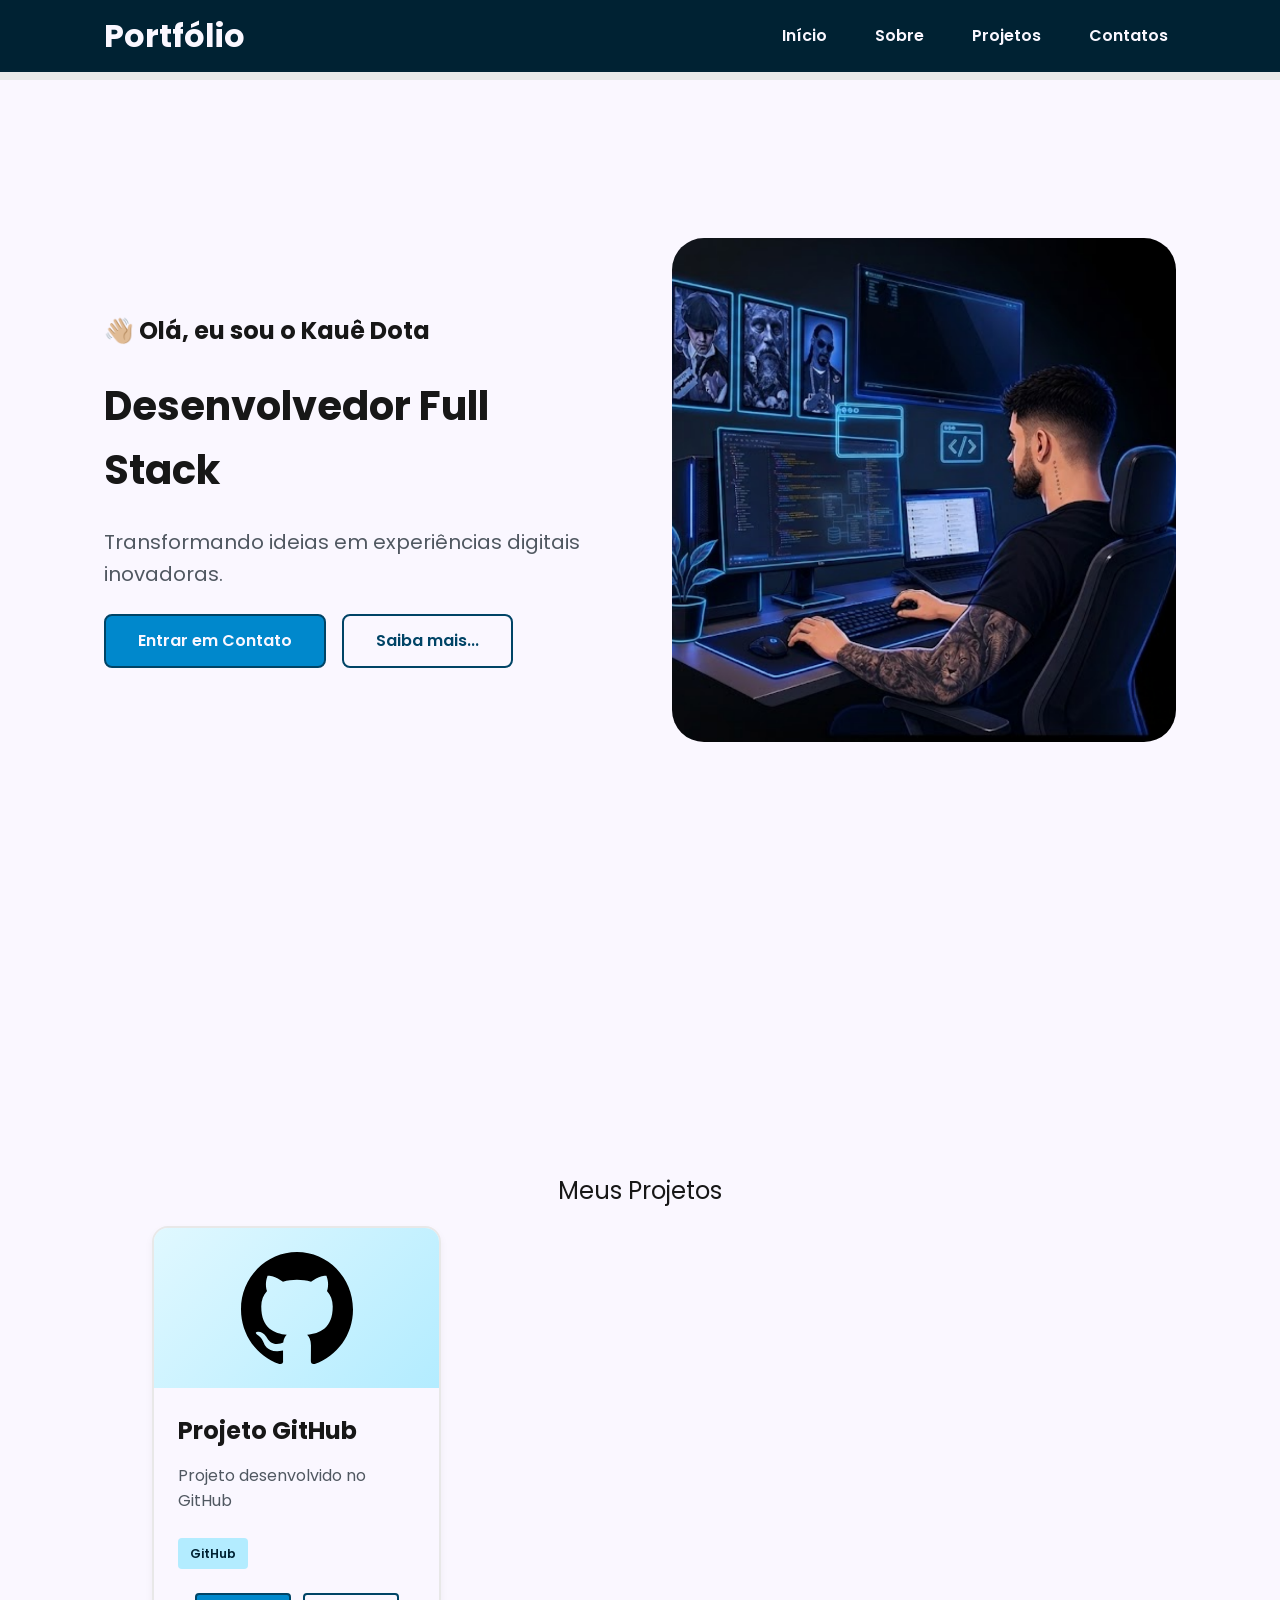
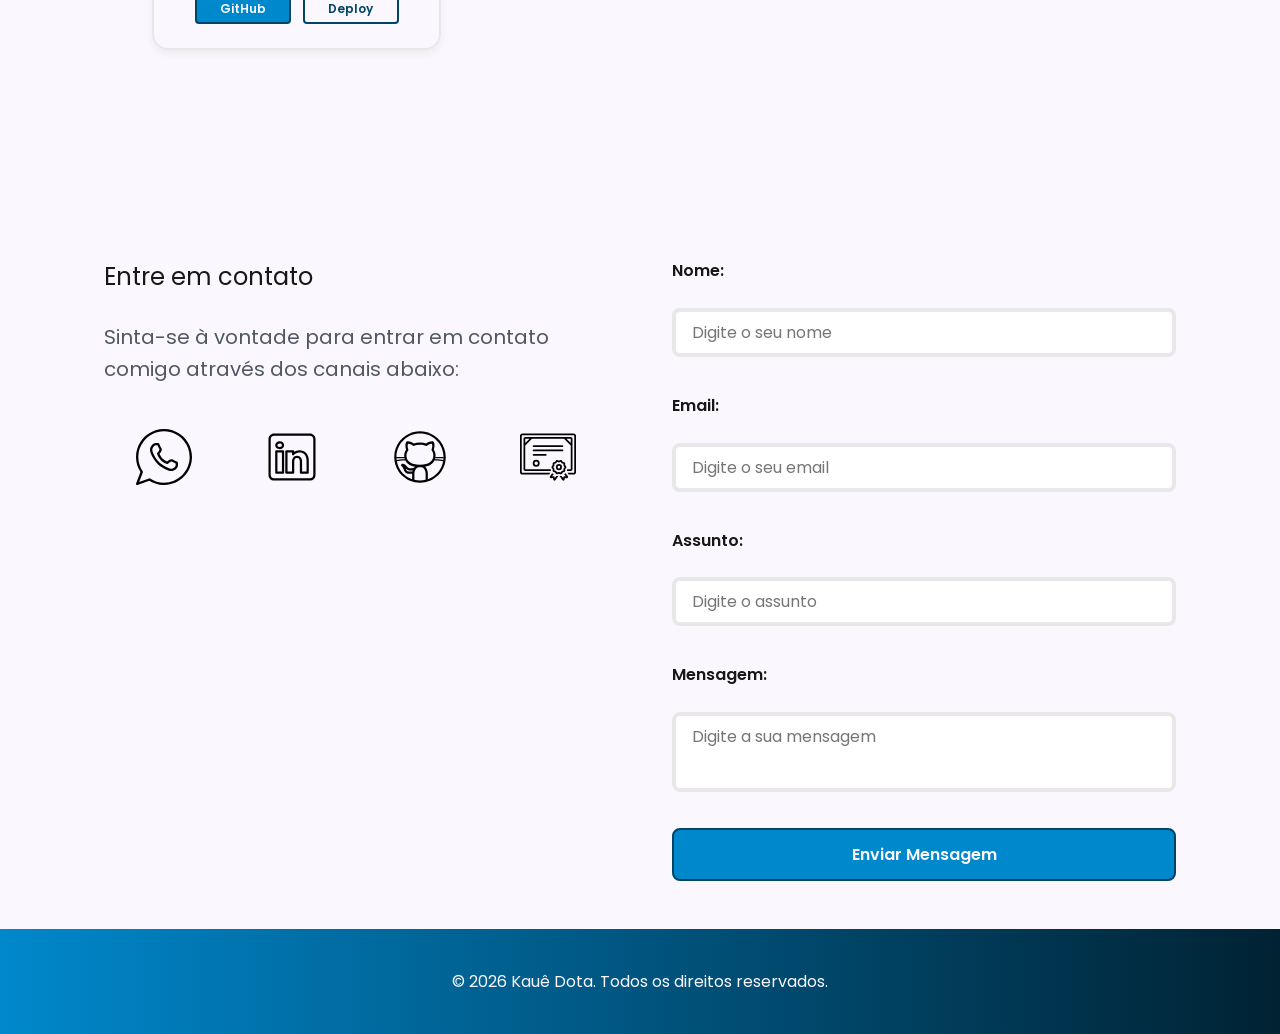
<file: index.html>
<!DOCTYPE html>
<html lang="pt-br">

<head>
    <!-- Fontes do Google -->
    <link rel="preconnect" href="https://fonts.googleapis.com">
    <link rel="preconnect" href="https://fonts.gstatic.com" crossorigin>

    <!-- Fonte do Google - Poppins -->
    <link href="https://fonts.googleapis.com/css2?family=Poppins&display=swap" rel="stylesheet">

    <meta charset="UTF-8">
    <meta name="viewport" content="width=device-width, initial-scale=1.0">

    <meta name="author" content="Kauê Dota">

    <meta name="description"
        content="Portfólio do Kauê Dota, desenvolvedor Full Stack especializado em criar experiências digitais.">

    <meta name="robots" content="index, follow">

    <link rel="icon" type="image/svg+xml" href="./assets/img/favicon.svg">

    <!-- SWIPER CSS -->
    <link rel="stylesheet" href="https://cdn.jsdelivr.net/npm/swiper@11/swiper-bundle.min.css">

    <!-- CSS principal da página -->
    <link rel="stylesheet" href="assets/css/styles.css">

    <title>Portfólio do Kauê Dota</title>
</head>

<body>
    <!-- Cabeçalho da Página -->
    <header>

        <div class="menu-content">

            <!-- Título do cabeçalho -->
            <a href="index.html" id="titulo">Portfólio</a>

            <!-- Menu de Navegação -->
            <nav>
                <ul class="menu-list">
                    <li><a href="#hero">Início</a></li>
                    <li><a href="#about">Sobre</a></li>
                    <li><a href="#projects">Projetos</a></li>
                    <li><a href="#contact">Contatos</a></li>
                </ul>
            </nav>

        </div>

    </header>

    <!-- Seção Principal da Página-->
    <main>

        <!-- Seção Hero -->
        <section id="hero" class="section-container hero-container">

            <!-- Boas Vindas -->
            <article class="hero-content">
                <span>👋🏼 Olá, eu sou o Kauê Dota </span>
                <h1>Desenvolvedor Full Stack</h1>
                <p>Transformando ideias em experiências digitais inovadoras.</p>

                <div class="buttons-container">
                    <a href="#contact" class="botao">Entrar em Contato</a>
                    <a href="#about" class="botao-outline">Saiba mais...</a>
                </div>
            </article>

            <!-- Imagem da Seção Hero -->
            <figure class="hero-image">
                <img src="./assets/img/foto_dev_man.png"
                    alt="Foto do autor do site, Kauê Dota, desenvolvedor Full Stack" class="float-animation">
            </figure>

        </section>

        <!-- Seção Sobre -->
        <section id="about" class="section-container about-container">



        </section>

        <!-- Seção Projetos -->
        <section id="projects" class="section-container projects-container">
            <h2>Meus Projetos</h2>

            <!-- Swiper Container -->
            <div class="swiper projects-swiper">

                <div class="swiper-wrapper">

                    <div class="swiper-slide">

                        <article class="project-card">

                            <!-- Ícone da Tecnologia padrão do projeto -->
                            <figure class="project-image">
                                <img src="./assets/icons/languages/github.svg" alt="Ícone do GitHub">
                            </figure>

                            <!-- Conteúdo do Projeto -->
                            <div class="project-content">

                                <h3>Projeto GitHub</h3>
                                <p>Projeto desenvolvido no GitHub</p>

                                <!-- Tags do Projeto -->
                                <div class="project-tags">
                                    <span class="tag">GitHub</span>
                                </div>

                                <!-- Links do Projeto -->
                                <div class="project-buttons">
                                    <a href="#" target="_blank" class="botao botao-sm">
                                        GitHub
                                    </a>
                                    <a href="#" target="_blank" class="botao-outline botao-sm">
                                        Deploy
                                    </a>
                                </div>

                            </div>

                        </article>

                    </div>

                </div>

                <!-- Botões de Navegação -->
                <div class="swiper-button-next"></div>
                <div class="swiper-button-prev"></div>

                <!-- Paginação -->
                <div class="swiper-pagination"></div>

            </div>
        </section>

        <!-- Seção Contato -->
        <section id="contact" class="section-container contact-container">

            <!-- Redes Sociais -->
            <article class="contact-info">

                <h2>Entre em contato</h2>
                <p>Sinta-se à vontade para entrar em contato comigo através dos canais abaixo:</p>

                <!-- Links das Redes Sociais -->
                <div class="social-container">

                    <a href="https://wa.me/5511964760423?text=Ol%C3%A1%20Kau%C3%AA%2C%20vi%20seu%20portf%C3%B3lio%20e%20gostaria%20de%20conversar%20sobre%20um%20projeto%21"
                        target="_blank" class="social-icon whatsapp" aria-label="WhatsApp">
                        <img src="./assets/icons/social/whatsapp.svg" alt="Link para o WhatsApp">
                    </a>

                    <a href="https://www.linkedin.com/in/kaue-dota/" target="_blank" class="social-icon"
                        aria-label="LinkedIn">
                        <img src="./assets/icons/social/linkedin.svg" alt="Link para o LinkedIn">
                    </a>

                    <a href="https://github.com/kauedota" target="_blank" class="social-icon" aria-label="GitHub">
                        <img src="./assets/icons/social/github.svg" alt="Link para o GitHub">
                    </a>

                    <a href="https://kauedota.github.io/portal-certificacoes-kaue/" target="_blank" class="social-icon"
                        aria-label="Certificado">
                        <img src="./assets/icons/social/certificate.svg" alt="Link para o Certificado">
                    </a>

                </div>
            </article>

            <!-- Formulário de Contato -->
            <form id="formulario" action="https://formsubmit.co/df148e7b4dabe34fb95dc9a07388fbae" method="POST">

                <input type="hidden" name="_next" value="https://kauedota.github.io/portfolio/sucess.html">
                <input type="hidden" name="_captcha" value="false">

                <label for="nome">Nome:</label>
                <input id="nome" name="nome" type="text" placeholder="Digite o seu nome" required>
                <span id="erro-nome"></span>

                <label for="email">Email:</label>
                <input id="email" name="email" type="text" placeholder="Digite o seu email" required>
                <span id="erro-email"></span>

                <label for="assunto">Assunto:</label>
                <input id="assunto" name="assunto" type="text" placeholder="Digite o assunto" required>
                <span id="erro-assunto"></span>

                <label for="mensagem">Mensagem:</label>
                <textarea id="mensagem" name="mensagem" placeholder="Digite a sua mensagem" required></textarea>
                <span id="erro-mensagem"></span>

                <button type="submit" class="botao">Enviar Mensagem</button>

            </form>

        </section>

    </main>

    <!-- Rodapé da Página -->
    <footer>
        <p>&copy; 2026 Kauê Dota. Todos os direitos reservados.</p>
    </footer>

    <!-- SWIPER JS -->
    <script src="https://cdn.jsdelivr.net/npm/swiper@11/swiper-bundle.min.js"></script>

    <!-- Script Principal da página -->
    <script src="./assets/js/script.js"></script>

</body>

</html>
</file>
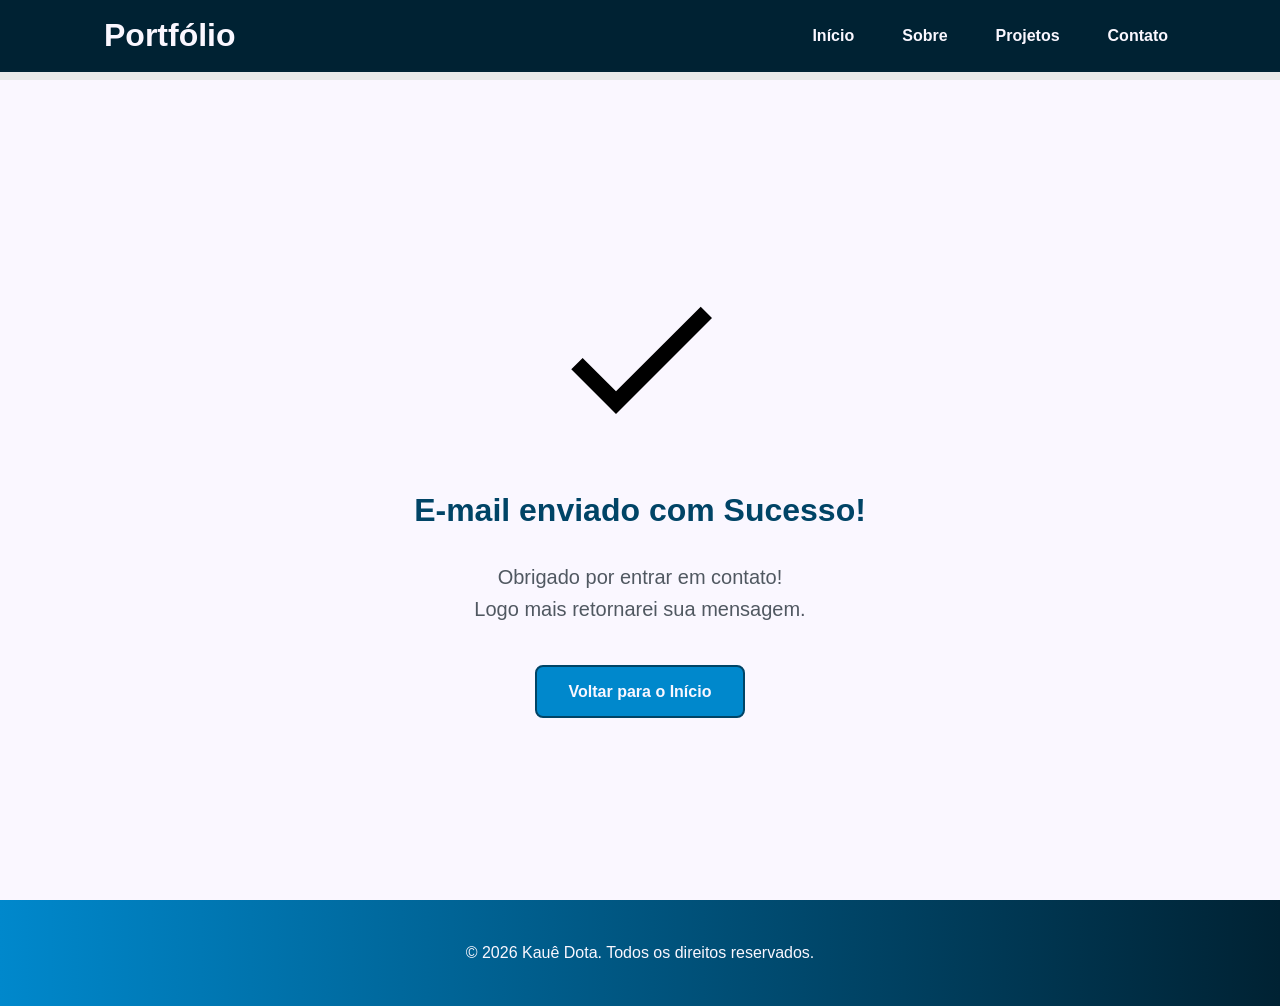
<file: sucess.html>
<!DOCTYPE html>
<html lang="pt-br">
<head>
<meta charset="UTF-8">
  <meta name="viewport" content="width=device-width, initial-scale=1.0">
  <meta name="author" content="Kauê Dota">
  <meta name ="description" content="Portfólio Pessoal do Kauê Dota, 
                desenvolvedor Full Stack especializado em criar experiências 
                digitais incríveis. Conheça meus projetos e entre em contato.">
  <meta name="robots" content="index, follow">

 <!-- CSS principal da página -->
    <link rel="stylesheet" href="assets/css/styles.css">

     <link rel="icon" type="image/svg+xml" href="./assets/img/favicon.svg">

  <title>Portfólio do Kauê Dota</title>
</head>

<body>

    <!-- Cabeçalho da Página (header) -->
    <header class="menu-container">
        <div class="menu-content">
            <a href="index.html" id="titulo">Portfólio</a>

            <nav>
                <ul class="menu-list">
                    <li><a href="index.html#hero">Início</a></li>
                    <li><a href="index.html#about">Sobre</a></li>
                    <li><a href="index.html#projects">Projetos</a></li>
                    <li><a href="index.html#contact">Contato</a></li>
                </ul>
            </nav>
        </div>
    </header>

    <!-- Seção Principal da Página (main) -->
    <main>
        
        <!-- Mensagem de Sucesso -->
        <section class="success-container">
            <article class="success-content">

                <figure class="success-icon">
                    <img src="./assets/img/success.svg" 
                        alt="Ilustração de sucesso" 
                        class="float-animation" width="20%"
                    >
                </figure>

                <h1>E-mail enviado com Sucesso!</h1>
                <h2>Obrigado por entrar em contato! <br> Logo mais retornarei sua mensagem.</h2>

                <a class="btn" href="index.html">Voltar para o Início</a>

            </article>
        </section>
        
    </main>

    <!-- Rodapé da Página (footer) -->
    <footer>
	    <p>&copy; 2026 Kauê Dota. Todos os direitos reservados.</p>
    </footer>

</body>

</html>
</file>
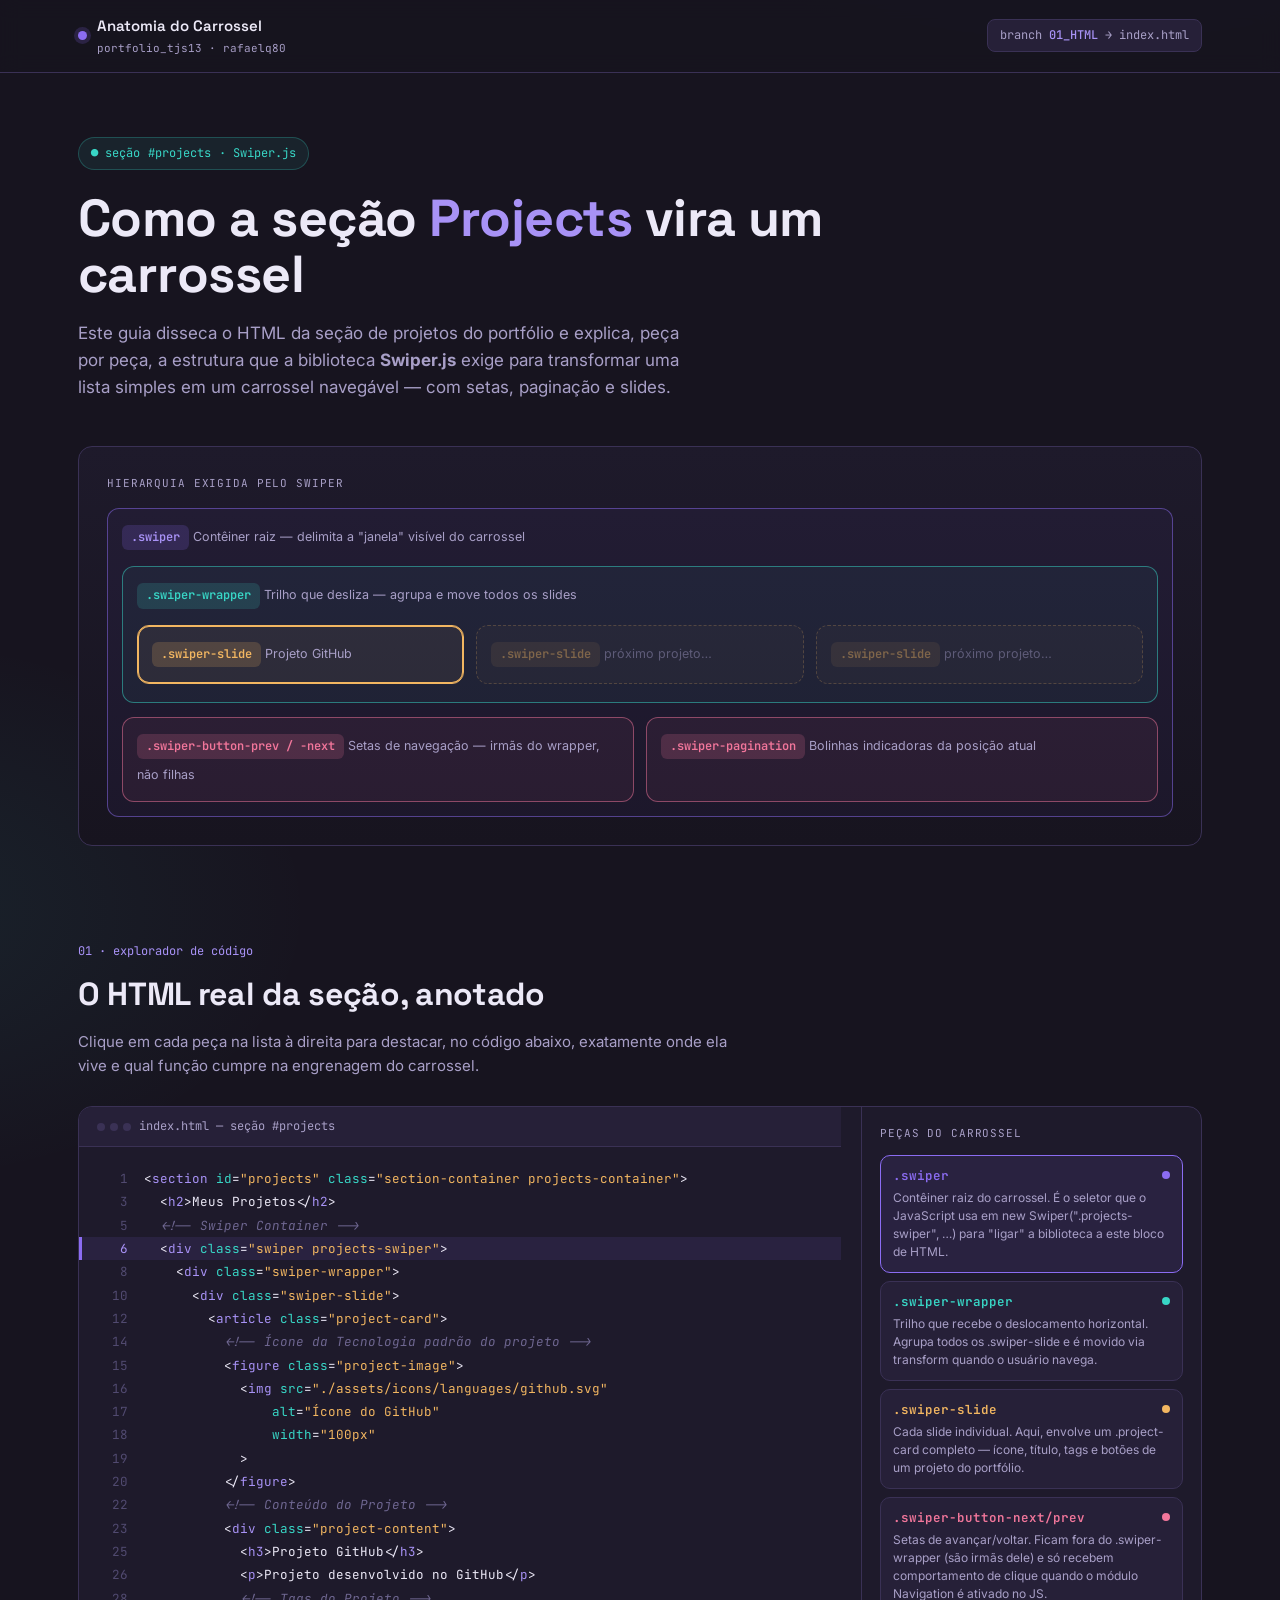
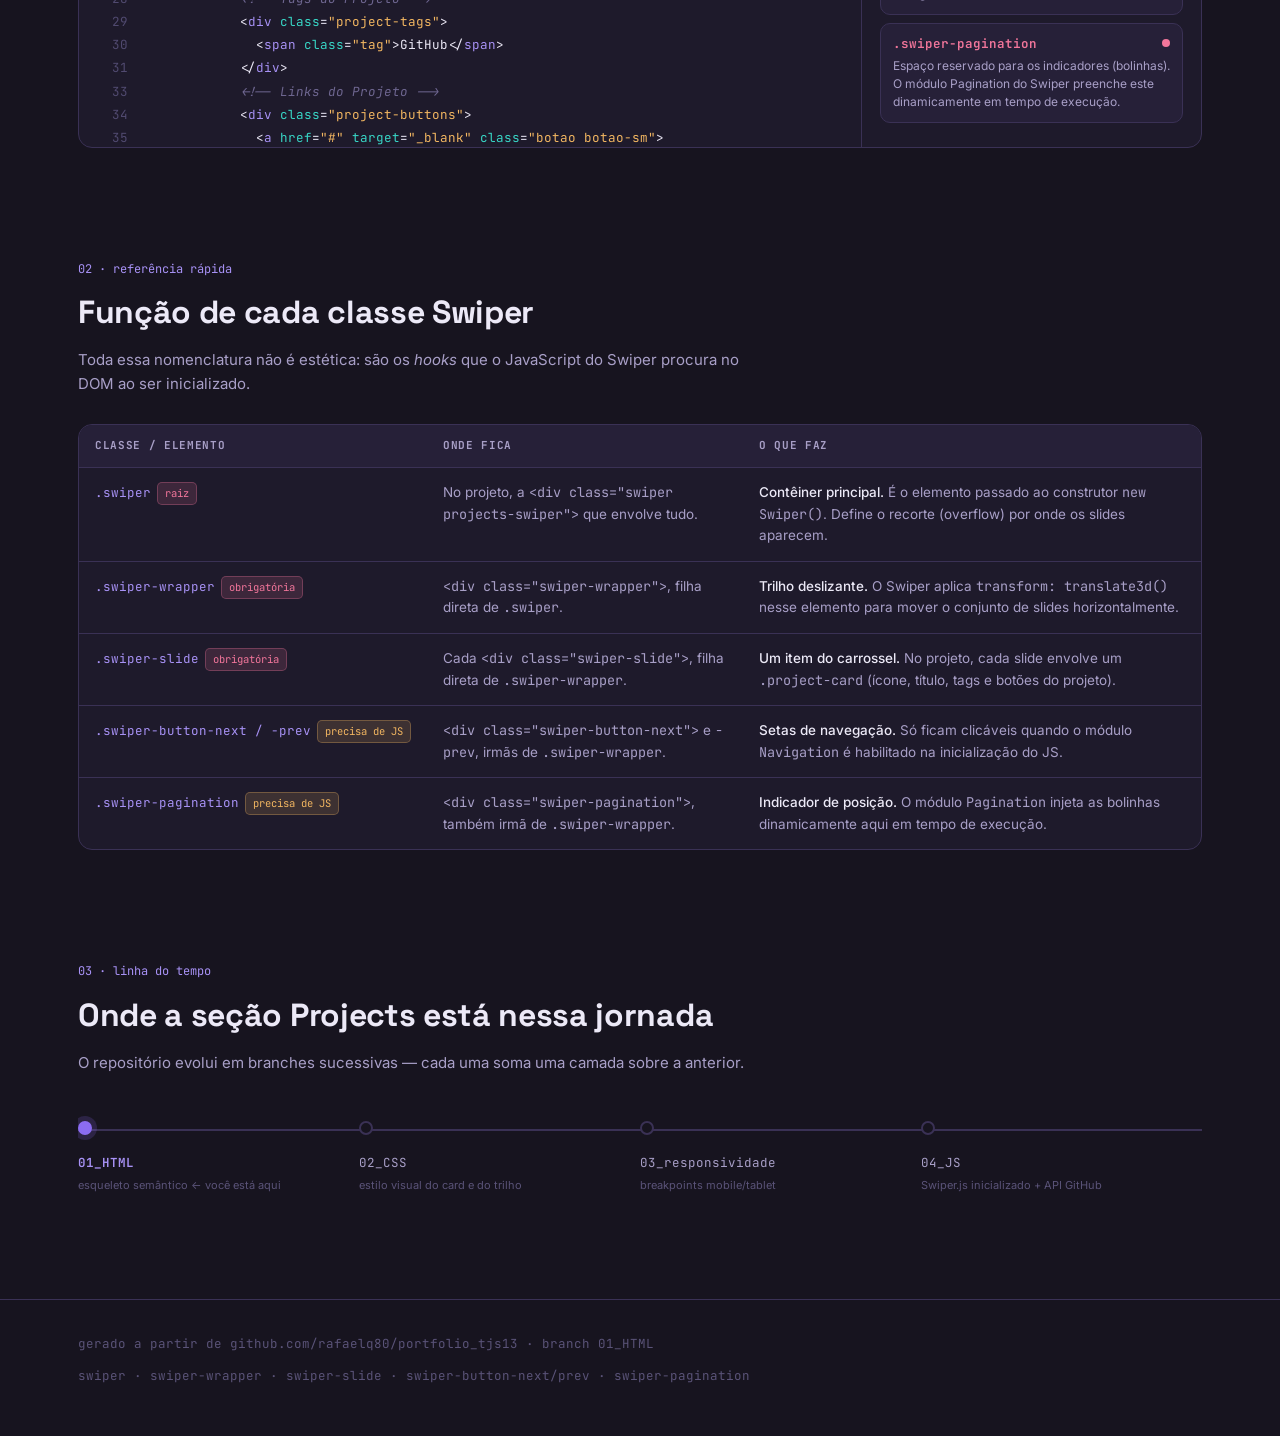
<file: assets/docs/swiper.html>
<!DOCTYPE html>
<html lang="pt-br">
<head>
<meta charset="UTF-8">
<meta name="viewport" content="width=device-width, initial-scale=1.0">
<title>Anatomia do Carrossel Swiper — Seção Projects</title>
<link rel="preconnect" href="https://fonts.googleapis.com">
<link rel="preconnect" href="https://fonts.gstatic.com" crossorigin>
<link href="https://fonts.googleapis.com/css2?family=Space+Grotesk:wght@500;600;700&family=Inter:wght@400;500;600&family=JetBrains+Mono:wght@400;500;600&display=swap" rel="stylesheet">
<style>
  :root{
    --bg: #17141f;
    --bg-soft: #1e1a2b;
    --surface: #262038;
    --surface-2: #2e2745;
    --line: #3a3155;
    --violet: #8b6cf2;
    --violet-soft: #a892f6;
    --slate: #8c86ab;
    --teal: #38d6c6;
    --amber: #f2b661;
    --rose: #f2769b;
    --text: #ece9f7;
    --text-dim: #a89fc7;
    --code-tag: #a892f6;
    --code-attr: #38d6c6;
    --code-str: #f2b661;
    --code-comment: #6e6690;
    --radius: 14px;
    --mono: 'JetBrains Mono', ui-monospace, monospace;
    --display: 'Space Grotesk', sans-serif;
    --body: 'Inter', sans-serif;
  }

  *{box-sizing:border-box;}
  html{scroll-behavior:smooth;}
  body{
    margin:0;
    background:
      radial-gradient(1000px 600px at 85% -10%, rgba(139,108,242,.16), transparent 60%),
      radial-gradient(800px 500px at -10% 30%, rgba(56,214,198,.08), transparent 55%),
      var(--bg);
    color:var(--text);
    font-family:var(--body);
    line-height:1.6;
    -webkit-font-smoothing:antialiased;
  }

  @media (prefers-reduced-motion: reduce){
    html{scroll-behavior:auto;}
    *{animation:none !important; transition:none !important;}
  }

  h1,h2,h3{font-family:var(--display); margin:0; letter-spacing:-.01em;}
  code, pre, .mono{font-family:var(--mono);}
  a{color:inherit;}

  .wrap{max-width:1180px; margin:0 auto; padding:0 28px;}

  /* ---------- TOPBAR ---------- */
  .topbar{
    position:sticky; top:0; z-index:50;
    backdrop-filter:blur(10px);
    background:rgba(23,20,31,.85);
    border-bottom:1px solid var(--line);
  }
  .topbar .wrap{display:flex; align-items:center; justify-content:space-between; padding:14px 28px;}
  .brand{display:flex; align-items:center; gap:10px; font-family:var(--display); font-weight:600; font-size:15px;}
  .brand .dot{width:9px; height:9px; border-radius:50%; background:var(--violet); box-shadow:0 0 0 4px rgba(139,108,242,.18);}
  .brand small{display:block; color:var(--text-dim); font-family:var(--mono); font-weight:400; font-size:11px; margin-top:2px;}
  .path{font-family:var(--mono); font-size:12px; color:var(--text-dim); background:var(--surface); padding:6px 12px; border-radius:8px; border:1px solid var(--line);}
  .path b{color:var(--violet-soft); font-weight:500;}

  /* ---------- HERO ---------- */
  .hero{padding:64px 0 40px;}
  .eyebrow{
    display:inline-flex; align-items:center; gap:8px;
    font-family:var(--mono); font-size:12px; color:var(--teal);
    background:rgba(56,214,198,.08); border:1px solid rgba(56,214,198,.25);
    padding:6px 12px; border-radius:999px; margin-bottom:20px;
  }
  .hero h1{font-size:clamp(32px,4.4vw,52px); line-height:1.08; max-width:780px;}
  .hero h1 span{color:var(--violet-soft);}
  .hero p.lead{max-width:620px; color:var(--text-dim); font-size:17px; margin-top:18px;}

  /* ---------- DIAGRAM (signature element) ---------- */
  .diagram{
    margin-top:44px; border:1px solid var(--line); border-radius:var(--radius);
    background:linear-gradient(180deg, var(--bg-soft), var(--bg));
    padding:28px; overflow-x:auto;
  }
  .diagram-label{font-family:var(--mono); font-size:11px; color:var(--text-dim); margin-bottom:16px; text-transform:uppercase; letter-spacing:.08em;}
  .stack{min-width:640px;}
  .box{border-radius:12px; border:1.5px solid; padding:14px; position:relative; transition:transform .18s ease, box-shadow .18s ease;}
  .box:hover{transform:translateY(-2px);}
  .box .tag{
    font-family:var(--mono); font-size:12px; font-weight:600; display:inline-flex; align-items:center; gap:6px;
    padding:3px 9px; border-radius:6px; margin-bottom:2px;
  }
  .box .desc{font-size:12.5px; color:var(--text-dim); margin-top:4px;}
  .box.swiper{border-color:rgba(139,108,242,.5); background:rgba(139,108,242,.05);}
  .box.swiper > .tag{background:rgba(139,108,242,.18); color:var(--violet-soft);}
  .box.wrapper{border-color:rgba(56,214,198,.5); background:rgba(56,214,198,.05); margin-top:14px;}
  .box.wrapper > .tag{background:rgba(56,214,198,.16); color:var(--teal);}
  .slides-row{display:flex; gap:12px; margin-top:14px; overflow-x:auto; padding-bottom:4px;}
  .box.slide{border-color:rgba(242,182,97,.5); background:rgba(242,182,97,.06); min-width:150px; flex:1;}
  .box.slide > .tag{background:rgba(242,182,97,.18); color:var(--amber);}
  .box.slide.active-repo{border-color:var(--amber); box-shadow:0 0 0 1px var(--amber) inset;}
  .box.slide.ghost{opacity:.45; border-style:dashed;}
  .siblings-row{display:flex; gap:12px; margin-top:14px;}
  .box.nav{border-color:rgba(242,118,155,.5); background:rgba(242,118,155,.06); flex:1;}
  .box.nav > .tag{background:rgba(242,118,155,.18); color:var(--rose);}
  .box.pagination{border-color:rgba(242,118,155,.5); background:rgba(242,118,155,.06); flex:1;}
  .box.pagination > .tag{background:rgba(242,118,155,.18); color:var(--rose);}

  /* ---------- SECTION HEADERS ---------- */
  .section{padding:56px 0;}
  .section-head{margin-bottom:28px; max-width:680px;}
  .section-head .kicker{font-family:var(--mono); font-size:12px; color:var(--violet-soft); margin-bottom:8px;}
  .section-head h2{font-size:clamp(24px,3vw,32px);}
  .section-head p{color:var(--text-dim); margin-top:10px; font-size:15px;}

  /* ---------- EXPLORER (interactive signature) ---------- */
  .explorer{
    display:grid; grid-template-columns:1fr 340px; gap:20px;
    border:1px solid var(--line); border-radius:var(--radius); overflow:hidden;
    background:var(--bg-soft);
  }
  @media (max-width:880px){ .explorer{grid-template-columns:1fr;} }

  .code-pane{padding:0; overflow:auto; max-height:640px;}
  .code-pane .file-tab{
    display:flex; align-items:center; gap:8px; padding:10px 18px; font-family:var(--mono); font-size:12px;
    color:var(--text-dim); border-bottom:1px solid var(--line); background:var(--surface); position:sticky; top:0;
  }
  .file-tab .dots{display:flex; gap:5px;}
  .file-tab .dots span{width:8px; height:8px; border-radius:50%; background:var(--line);}
  pre.code{margin:0; padding:20px 0; font-size:12.6px; line-height:1.85;}
  .line{display:flex; padding:0 18px; border-left:3px solid transparent; cursor:default; white-space:pre;}
  .line .ln{width:28px; flex:none; color:#514a70; user-select:none; text-align:right; margin-right:16px;}
  .line .code-text{white-space:pre-wrap; word-break:break-word;}
  .line.hl{background:rgba(139,108,242,.1); border-left-color:var(--violet);}
  .line.hl .ln{color:var(--violet-soft);}
  .tk-tag{color:var(--code-tag);}
  .tk-attr{color:var(--code-attr);}
  .tk-str{color:var(--code-str);}
  .tk-comment{color:var(--code-comment); font-style:italic;}
  .tk-punc{color:#7a7396;}

  .legend{border-left:1px solid var(--line); padding:18px; overflow:auto; max-height:640px;}
  .legend-title{font-family:var(--mono); font-size:11px; text-transform:uppercase; letter-spacing:.08em; color:var(--text-dim); margin-bottom:12px;}
  .chip{
    display:block; width:100%; text-align:left; background:var(--surface); border:1px solid var(--line);
    border-radius:10px; padding:11px 12px; margin-bottom:8px; cursor:pointer; color:var(--text);
    font-family:var(--body); font-size:13px; transition:border-color .15s ease, background .15s ease;
  }
  .chip .chip-top{display:flex; align-items:center; justify-content:space-between; gap:8px;}
  .chip .chip-name{font-family:var(--mono); font-size:12.5px; font-weight:600;}
  .chip .chip-fn{display:block; margin-top:5px; color:var(--text-dim); font-size:12px; line-height:1.5;}
  .chip.active{border-color:var(--violet); background:rgba(139,108,242,.1);}
  .chip.active .chip-name{color:var(--violet-soft);}
  .chip .swatch{width:8px; height:8px; border-radius:50%; flex:none;}

  /* ---------- TABLE ---------- */
  .table-card{border:1px solid var(--line); border-radius:var(--radius); overflow:hidden; background:var(--bg-soft);}
  table{width:100%; border-collapse:collapse; font-size:13.5px;}
  thead th{
    text-align:left; font-family:var(--mono); font-size:11px; text-transform:uppercase; letter-spacing:.06em;
    color:var(--text-dim); background:var(--surface); padding:12px 16px; border-bottom:1px solid var(--line);
  }
  tbody td{padding:14px 16px; border-bottom:1px solid var(--line); vertical-align:top; color:var(--text-dim);}
  tbody tr:last-child td{border-bottom:none;}
  tbody td.cls{font-family:var(--mono); color:var(--violet-soft); font-size:12.5px; white-space:nowrap;}
  tbody td strong{color:var(--text); font-weight:500;}
  .badge{display:inline-block; font-family:var(--mono); font-size:10.5px; padding:2px 7px; border-radius:5px; margin-left:6px;}
  .badge.required{background:rgba(242,118,155,.15); color:var(--rose); border:1px solid rgba(242,118,155,.3);}
  .badge.needs-js{background:rgba(242,182,97,.15); color:var(--amber); border:1px solid rgba(242,182,97,.3);}

  /* ---------- CALLOUT ---------- */
  .callout{
    display:flex; gap:14px; border:1px solid rgba(242,182,97,.35); background:rgba(242,182,97,.06);
    border-radius:var(--radius); padding:20px 22px; margin-top:20px;
  }
  .callout .icon{font-size:20px; flex:none; margin-top:2px;}
  .callout h3{font-size:15px; margin-bottom:6px; color:var(--amber); font-family:var(--body); font-weight:600;}
  .callout p{margin:0; color:var(--text-dim); font-size:13.5px;}
  .callout code{background:var(--surface); padding:1px 6px; border-radius:4px; color:var(--code-str); font-size:12px;}

  .callout.bug{border-color:rgba(139,108,242,.35); background:rgba(139,108,242,.06);}
  .callout.bug h3{color:var(--violet-soft);}

  /* ---------- ROADMAP ---------- */
  .roadmap{display:flex; gap:0; margin-top:8px; overflow-x:auto;}
  .stop{flex:1; min-width:150px; position:relative; padding:18px 16px 18px 0;}
  .stop::before{content:""; position:absolute; top:26px; left:0; right:-0px; height:2px; background:var(--line);}
  .stop:first-child::before{left:0;}
  .stop .node{
    width:14px; height:14px; border-radius:50%; background:var(--bg); border:2px solid var(--line);
    position:relative; z-index:2; margin-bottom:14px;
  }
  .stop.current .node{border-color:var(--violet); background:var(--violet); box-shadow:0 0 0 5px rgba(139,108,242,.18);}
  .stop .name{font-family:var(--mono); font-size:12.5px; color:var(--text-dim);}
  .stop.current .name{color:var(--violet-soft); font-weight:600;}
  .stop .tag2{display:block; font-size:11px; color:#5a5378; margin-top:3px;}

  footer{border-top:1px solid var(--line); padding:34px 0 50px; margin-top:30px;}
  footer .wrap{display:flex; justify-content:space-between; align-items:center; flex-wrap:wrap; gap:12px;}
  footer p{margin:0; color:#5a5378; font-size:12.5px; font-family:var(--mono);}

  ::selection{background:rgba(139,108,242,.35);}
  ::-webkit-scrollbar{height:8px; width:8px;}
  ::-webkit-scrollbar-thumb{background:var(--line); border-radius:8px;}
</style>
</head>
<body>

  <div class="topbar">
    <div class="wrap">
      <div class="brand">
        <span class="dot"></span>
        <div>
          Anatomia do Carrossel
          <small>portfolio_tjs13 · rafaelq80</small>
        </div>
      </div>
      <div class="path">branch <b>01_HTML</b> → <span id="pathFile">index.html</span></div>
    </div>
  </div>

  <header class="hero">
    <div class="wrap">
      <span class="eyebrow">● seção <code>#projects</code> · Swiper.js</span>
      <h1>Como a seção <span>Projects</span> vira um carrossel</h1>
      <p class="lead">Este guia disseca o HTML da seção de projetos do portfólio e explica, peça por peça, a estrutura que a biblioteca <strong>Swiper.js</strong> exige para transformar uma lista simples em um carrossel navegável — com setas, paginação e slides.</p>

      <div class="diagram">
        <div class="diagram-label">Hierarquia exigida pelo Swiper</div>
        <div class="stack">
          <div class="box swiper">
            <span class="tag">.swiper</span>
            <span class="desc">Contêiner raiz — delimita a "janela" visível do carrossel</span>

            <div class="box wrapper">
              <span class="tag">.swiper-wrapper</span>
              <span class="desc">Trilho que desliza — agrupa e move todos os slides</span>

              <div class="slides-row">
                <div class="box slide active-repo">
                  <span class="tag">.swiper-slide</span>
                  <span class="desc">Projeto GitHub</span>
                </div>
                <div class="box slide ghost">
                  <span class="tag">.swiper-slide</span>
                  <span class="desc">próximo projeto…</span>
                </div>
                <div class="box slide ghost">
                  <span class="tag">.swiper-slide</span>
                  <span class="desc">próximo projeto…</span>
                </div>
              </div>
            </div>

            <div class="siblings-row">
              <div class="box nav">
                <span class="tag">.swiper-button-prev / -next</span>
                <span class="desc">Setas de navegação — irmãs do wrapper, não filhas</span>
              </div>
              <div class="box pagination">
                <span class="tag">.swiper-pagination</span>
                <span class="desc">Bolinhas indicadoras da posição atual</span>
              </div>
            </div>
          </div>
        </div>
      </div>
    </div>
  </header>

  <section class="section">
    <div class="wrap">
      <div class="section-head">
        <div class="kicker">01 · explorador de código</div>
        <h2>O HTML real da seção, anotado</h2>
        <p>Clique em cada peça na lista à direita para destacar, no código abaixo, exatamente onde ela vive e qual função cumpre na engrenagem do carrossel.</p>
      </div>

      <div class="explorer">
        <div class="code-pane">
          <div class="file-tab">
            <span class="dots"><span></span><span></span><span></span></span>
            index.html — seção #projects
          </div>
          <pre class="code" id="codeBlock"></pre>
        </div>
        <div class="legend">
          <div class="legend-title">Peças do carrossel</div>
          <div id="chipList"></div>
        </div>
      </div>
    </div>
  </section>

  <section class="section">
    <div class="wrap">
      <div class="section-head">
        <div class="kicker">02 · referência rápida</div>
        <h2>Função de cada classe Swiper</h2>
        <p>Toda essa nomenclatura não é estética: são os <em>hooks</em> que o JavaScript do Swiper procura no DOM ao ser inicializado.</p>
      </div>

      <div class="table-card">
        <table>
          <thead>
            <tr><th>Classe / elemento</th><th>Onde fica</th><th>O que faz</th></tr>
          </thead>
          <tbody>
            <tr>
              <td class="cls">.swiper<span class="badge required">raiz</span></td>
              <td>No projeto, a <code>&lt;div class="swiper projects-swiper"&gt;</code> que envolve tudo.</td>
              <td><strong>Contêiner principal.</strong> É o elemento passado ao construtor <code>new Swiper()</code>. Define o recorte (overflow) por onde os slides aparecem.</td>
            </tr>
            <tr>
              <td class="cls">.swiper-wrapper<span class="badge required">obrigatória</span></td>
              <td><code>&lt;div class="swiper-wrapper"&gt;</code>, filha direta de <code>.swiper</code>.</td>
              <td><strong>Trilho deslizante.</strong> O Swiper aplica <code>transform: translate3d()</code> nesse elemento para mover o conjunto de slides horizontalmente.</td>
            </tr>
            <tr>
              <td class="cls">.swiper-slide<span class="badge required">obrigatória</span></td>
              <td>Cada <code>&lt;div class="swiper-slide"&gt;</code>, filha direta de <code>.swiper-wrapper</code>.</td>
              <td><strong>Um item do carrossel.</strong> No projeto, cada slide envolve um <code>.project-card</code> (ícone, título, tags e botões do projeto).</td>
            </tr>
            <tr>
              <td class="cls">.swiper-button-next / -prev<span class="badge needs-js">precisa de JS</span></td>
              <td><code>&lt;div class="swiper-button-next"&gt;</code> e <code>-prev</code>, irmãs de <code>.swiper-wrapper</code>.</td>
              <td><strong>Setas de navegação.</strong> Só ficam clicáveis quando o módulo <code>Navigation</code> é habilitado na inicialização do JS.</td>
            </tr>
            <tr>
              <td class="cls">.swiper-pagination<span class="badge needs-js">precisa de JS</span></td>
              <td><code>&lt;div class="swiper-pagination"&gt;</code>, também irmã de <code>.swiper-wrapper</code>.</td>
              <td><strong>Indicador de posição.</strong> O módulo <code>Pagination</code> injeta as bolinhas dinamicamente aqui em tempo de execução.</td>
            </tr>
          </tbody>
        </table>
      </div>

    </div>
  </section>

  <section class="section">
    <div class="wrap">
      <div class="section-head">
        <div class="kicker">03 · linha do tempo</div>
        <h2>Onde a seção Projects está nessa jornada</h2>
        <p>O repositório evolui em branches sucessivas — cada uma soma uma camada sobre a anterior.</p>
      </div>
      <div class="roadmap">
        <div class="stop current"><div class="node"></div><span class="name">01_HTML</span><span class="tag2">esqueleto semântico ← você está aqui</span></div>
        <div class="stop"><div class="node"></div><span class="name">02_CSS</span><span class="tag2">estilo visual do card e do trilho</span></div>
        <div class="stop"><div class="node"></div><span class="name">03_responsividade</span><span class="tag2">breakpoints mobile/tablet</span></div>
        <div class="stop"><div class="node"></div><span class="name">04_JS</span><span class="tag2">Swiper.js inicializado + API GitHub</span></div>
      </div>
    </div>
  </section>

  <footer>
    <div class="wrap">
      <p>gerado a partir de github.com/rafaelq80/portfolio_tjs13 · branch 01_HTML</p>
      <p>swiper · swiper-wrapper · swiper-slide · swiper-button-next/prev · swiper-pagination</p>
    </div>
  </footer>

<script>
(function(){
  // Código real da seção #projects, tokenizado em spans para o painel de anotação.
  // Cada linha carrega um data-part opcional que a liga a um chip da legenda.
  const lines = [
    {t:'&lt;section id="projects" class="section-container projects-container"&gt;', part:null},
    {t:'', part:null},
    {t:'  &lt;h2&gt;Meus Projetos&lt;/h2&gt;', part:null},
    {t:'', part:null},
    {t:'  &lt;!-- Swiper Container --&gt;', part:null, comment:true},
    {t:'  &lt;div class="swiper projects-swiper"&gt;', part:'swiper'},
    {t:'', part:'swiper'},
    {t:'    &lt;div class="swiper-wrapper"&gt;', part:'wrapper'},
    {t:'', part:'wrapper'},
    {t:'      &lt;div class="swiper-slide"&gt;', part:'slide'},
    {t:'', part:'slide'},
    {t:'        &lt;article class="project-card"&gt;', part:'slide'},
    {t:'', part:'slide'},
    {t:'          &lt;!-- Ícone da Tecnologia padrão do projeto --&gt;', part:'slide', comment:true},
    {t:'          &lt;figure class="project-image"&gt;', part:'slide'},
    {t:'            &lt;img src="./assets/icons/languages/github.svg"', part:'slide'},
    {t:'                alt="Ícone do GitHub"', part:'slide'},
    {t:'                width="100px"', part:'slide'},
    {t:'            &gt;', part:'slide'},
    {t:'          &lt;/figure&gt;', part:'slide'},
    {t:'', part:'slide'},
    {t:'          &lt;!-- Conteúdo do Projeto --&gt;', part:'slide', comment:true},
    {t:'          &lt;div class="project-content"&gt;', part:'slide'},
    {t:'', part:'slide'},
    {t:'            &lt;h3&gt;Projeto GitHub&lt;/h3&gt;', part:'slide'},
    {t:'            &lt;p&gt;Projeto desenvolvido no GitHub&lt;/p&gt;', part:'slide'},
    {t:'', part:'slide'},
    {t:'            &lt;!-- Tags do Projeto --&gt;', part:'slide', comment:true},
    {t:'            &lt;div class="project-tags"&gt;', part:'slide'},
    {t:'              &lt;span class="tag"&gt;GitHub&lt;/span&gt;', part:'slide'},
    {t:'            &lt;/div&gt;', part:'slide'},
    {t:'', part:'slide'},
    {t:'            &lt;!-- Links do Projeto --&gt;', part:'slide', comment:true},
    {t:'            &lt;div class="project-buttons"&gt;', part:'slide'},
    {t:'              &lt;a href="#" target="_blank" class="botao botao-sm"&gt;', part:'slide'},
    {t:'                GitHub', part:'slide'},
    {t:'              &lt;/a&gt;', part:'slide'},
    {t:'              &lt;a href="#" target="_blank" class="botao-outline botao-sm"&gt;', part:'slide'},
    {t:'                Deploy', part:'slide'},
    {t:'              &lt;/a&gt;', part:'slide'},
    {t:'            &lt;/div&gt;', part:'slide'},
    {t:'', part:'slide'},
    {t:'          &lt;/div&gt;', part:'slide'},
    {t:'', part:'slide'},
    {t:'        &lt;/article&gt;', part:'slide'},
    {t:'', part:'slide'},
    {t:'      &lt;/div&gt; &lt;!-- fecha o slide --&gt;', part:'slide'},
    {t:'', part:'wrapper'},
    {t:'    &lt;/div&gt;', part:'wrapper'},
    {t:'', part:'swiper'},
    {t:'    &lt;!-- Botões de Navegação --&gt;', part:'nav', comment:true},
    {t:'    &lt;div class="swiper-button-next"&gt;&lt;/div&gt;', part:'nav'},
    {t:'    &lt;div class="swiper-button-prev"&gt;&lt;/div&gt;', part:'nav'},
    {t:'', part:'swiper'},
    {t:'    &lt;!-- Paginação --&gt;', part:'pagination', comment:true},
    {t:'    &lt;div class="swiper-pagination"&gt;&lt;/div&gt;', part:'pagination'},
    {t:'', part:null},
    {t:'  &lt;/div&gt;', part:'swiper'},
    {t:'', part:null},
    {t:'&lt;/section&gt;', part:null},
  ];

  const parts = {
    swiper:     {name:'.swiper',                color:'#8b6cf2', fn:'Contêiner raiz do carrossel. É o seletor que o JavaScript usa em new Swiper(".projects-swiper", …) para "ligar" a biblioteca a este bloco de HTML.'},
    wrapper:    {name:'.swiper-wrapper',         color:'#38d6c6', fn:'Trilho que recebe o deslocamento horizontal. Agrupa todos os .swiper-slide e é movido via transform quando o usuário navega.'},
    slide:      {name:'.swiper-slide',           color:'#f2b661', fn:'Cada slide individual. Aqui, envolve um .project-card completo — ícone, título, tags e botões de um projeto do portfólio.'},
    nav:        {name:'.swiper-button-next/prev',color:'#f2769b', fn:'Setas de avançar/voltar. Ficam fora do .swiper-wrapper (são irmãs dele) e só recebem comportamento de clique quando o módulo Navigation é ativado no JS.'},
    pagination: {name:'.swiper-pagination',      color:'#f2769b', fn:'Espaço reservado para os indicadores (bolinhas). O módulo Pagination do Swiper preenche este <div> dinamicamente em tempo de execução.'}
  };

  const codeBlock = document.getElementById('codeBlock');
  const chipList = document.getElementById('chipList');

  function highlight(raw){
    const M1 = '\u0001', M2 = '\u0002'; // marcadores temporários, fora do alfabeto do HTML
    let out = raw.replace(/(&lt;\/?)([a-zA-Z0-9]+)/g, (m, p1, p2) => p1 + M1 + 'TAG' + M2 + p2 + M1 + M2);
    out = out.replace(/([a-zA-Z-]+)(=)(&quot;|")([^"]*)(&quot;|")/g, (m, p1, p2, p3, p4, p5) =>
      M1 + 'ATTR' + M2 + p1 + M1 + M2 + p2 + M1 + 'STR' + M2 + p3 + p4 + p5 + M1 + M2
    );
    out = out.replace(new RegExp(M1+'TAG'+M2+'(.*?)'+M1+M2, 'g'), '<span class="tk-tag">$1</span>');
    out = out.replace(new RegExp(M1+'ATTR'+M2+'(.*?)'+M1+M2, 'g'), '<span class="tk-attr">$1</span>');
    out = out.replace(new RegExp(M1+'STR'+M2+'(.*?)'+M1+M2, 'g'), '<span class="tk-str">$1</span>');
    return out;
  }

  lines.forEach((line, i) => {
    const row = document.createElement('div');
    row.className = 'line' + (line.part ? ' part-'+line.part : '');
    if(line.part) row.dataset.part = line.part;
    const ln = document.createElement('span');
    ln.className = 'ln';
    ln.textContent = line.t ? (i+1) : '';
    const codeText = document.createElement('span');
    codeText.className = 'code-text' + (line.comment ? ' tk-comment' : '');
    codeText.innerHTML = line.comment ? line.t : highlight(line.t);
    row.appendChild(ln);
    row.appendChild(codeText);
    codeBlock.appendChild(row);
  });

  Object.keys(parts).forEach(key => {
    const p = parts[key];
    const chip = document.createElement('button');
    chip.className = 'chip';
    chip.dataset.part = key;
    chip.innerHTML =
      '<span class="chip-top">' +
        '<span class="chip-name" style="color:'+p.color+'">'+p.name+'</span>' +
        '<span class="swatch" style="background:'+p.color+'"></span>' +
      '</span>' +
      '<span class="chip-fn">'+p.fn+'</span>';
    chip.addEventListener('click', () => selectPart(key, chip));
    chipList.appendChild(chip);
  });

  function selectPart(key, chipEl){
    document.querySelectorAll('.chip').forEach(c => c.classList.remove('active'));
    document.querySelectorAll('.line').forEach(l => l.classList.remove('hl'));
    chipEl.classList.add('active');
    const target = document.querySelector('.line[data-part="'+key+'"]');
    document.querySelectorAll('.line[data-part="'+key+'"]').forEach(l => l.classList.add('hl'));
    if(target) target.scrollIntoView({block:'center', behavior:'smooth'});
  }

  // seleciona .swiper por padrão para orientar o primeiro olhar
  const firstChip = chipList.querySelector('.chip');
  if(firstChip) selectPart('swiper', firstChip);
})();
</script>
</body>
</html>
</file>
<file: assets/css/styles.css>
* {
  margin: 0;
  padding: 0;
  box-sizing: border-box;
  font-family: 'Poppins', sans-serif;
  font-weight: 400;
  text-decoration: none;
  outline: none;
}
 
/* Variáveis */
:root {
    /* Paleta de Cores - Blue (Inspirada na nova logo tech) */
    --blue-50: #e0f8ff;
    --blue-100: #b3ecff;
    --blue-200: #80dfff;
    --blue-300: #4dd2ff;
    --blue-400: #1ac5ff;
    --blue-500: #0088cc; /* Azul vibrante principal (telas) */
    --blue-600: #006699;
    --blue-700: #004466;
    --blue-800: #002233; /* Tom escuro profundo */
    --blue-900: #00111a;
    --blue-950: #00080d;
 
    /* Cores Neutras */
    --gray-200: #e8e8e8;
    --gray-400: #505861;
    --black: #171717;
    --white: #FAF7FF;
 
    /* Cores de Estado */
    --error: #e63946;
 
    /* Sombras (Atualizadas com o RGB do --blue-500: 0, 136, 204) */
    --shadow-sm: 0 0.25rem 0.5rem rgba(0, 0, 0, 0.05);
    --shadow-md: 0 0.25rem 0.75rem rgba(0, 136, 204, 0.3);
    --shadow-lg: 0 0.5rem 1.5rem rgba(0, 136, 204, 0.2);
 
    /* Espaçamentos */
    --spacing-xs: 0.5rem;
    --spacing-sm: 1rem;
    --spacing-md: 1.5rem;
    --spacing-lg: 2rem;
    --spacing-xl: 3rem;
    --spacing-2xl: 4rem;
 
    /* Tamanhos de Fonte */
    --text-sm: 0.75rem;
    --text-base: 1rem;
    --text-lg: 1.25rem;
    --text-xl: 1.5rem;
    --text-2xl: 2rem;
    --text-3xl: 2.5rem;
 
    /* Border Radius */
    --radius-sm: 0.25rem;
    --radius-md: 0.5rem;
    --radius-lg: 1rem;
    --radius-xl: 2rem;
    --radius-full: 50%;
 
    /* Animação Padrão */
    --transition-default: all 0.3s ease;
}
 
html {
  scroll-behavior: smooth;
}
 
body {
  display: flex;
  flex-direction: column;
  min-height: 100vh;
  background-color: var(--white);
  line-height: 1.6;
  color: var(--black);
  overflow-x: hidden;
  max-width: 100vw;
}
 
main {
  flex: 1;
}
 
/* Seções - Base Comum */
 
.section-container{
  max-width: 70rem;
  margin: 0 auto;
  padding: var(--spacing-xl) var(--spacing-md);
  scroll-margin-top: 6rem;
}
 
/* Botões */
 
.buttons-container{
  display: flex;
  gap: var(--spacing-sm);
}
 
.botao,
.botao-outline{
  display: inline-block;
  padding: 0.75rem 2rem;
  border: 0.15rem solid transparent;
  border-radius: var(--radius-md);
  font-size: var(--text-base);
  font-weight: 600;
  text-align: center;
  cursor: pointer;
  transition: var(--transition-default);
}
 
.botao{
  border-color: var(--blue-700);
  background-color: var(--blue-500);
  color: var(--white);
}
 
.botao:hover{
  border-color: var(--blue-800);
  background-color: var(--blue-700);
  box-shadow: var(--shadow-md);
  transform: translateY(-0.25rem);
}
 
.botao-outline{
  border-color: var(--blue-700);
  background-color: transparent;
  color: var(--blue-700);
}
 
.botao-outline:hover{
  border-color: var(--blue-700);
  background-color: var(--blue-500);
  color: var(--white);
  transform: translateY(-0.25rem);
}
 
/* Botões pequenos - Card Projetos */
 
.botao.botao-sm,
.botao-outline.botao-sm {
  min-width: 6rem;
  padding: 0.25rem var(--spacing-sm);
  border-width: 0.125rem;
  border-radius: 0.25rem;
  font-size: var(--text-sm);
}
 
/* Seção Header - Cabeçalho e Menu */
 
header{
  position: sticky;
  top: 0;
  z-index: 1000;
  width: 100%;
  height: 5rem;
  border-bottom: var(--spacing-xs) solid var(--gray-200);
  box-shadow: var(--blue-800);
  background-color: var(--blue-800);
}
 
header a {
  font-weight: 600;
  color: var(--white);
  transition: color 0.3s ease;
}
 
header a:hover {
  color: var(--blue-100);
}
 
#titulo{
  font-size: var(--text-2xl);
  font-weight: 700;
}
 
.menu-content {
  display: flex;
  justify-content: space-between;
  align-items: center;
  max-width: 70rem;
  height: 100%;
  margin: 0 auto;
  padding: 0 var(--spacing-md);
}
 
.menu-list {
  display: flex;
  gap: var(--spacing-lg);
  list-style: none;
}
 
.menu-list a {
  padding: var(--spacing-xs);
}
 
/* Seção Hero */
.hero-container {
  display: flex;
  align-items: center;
  gap: var(--spacing-2xl);
  min-height: calc(100vh - 5rem);
}
 
.hero-content {
  display: flex;
  flex: 1;
  flex-direction: column;
  gap: var(--spacing-md);
}
 
.hero-content span {
  font-size: var(--text-xl);
  font-weight: 700;
}
 
.hero-content h1 {
  font-size: var(--text-3xl);
  font-weight: 700;
}
 
/* Configura todos os Paragrafos */
 
.hero-content p,
.about-content p,
.contact-info p {
  font-size: var(--text-lg);
  color: var(--gray-400);
}
 
.hero-image {
  display: flex;
  flex: 1;
  justify-content: center;
}
 
.hero-image img {
  width: 100%;
  max-width: 100%;
  border-radius: var(--radius-xl);
}

/* Animação Flutuante */
@keyframes float {
  0%,
  100% {
    transform: translateY(0);
  }
 
  50% {
    transform: translateY(-1.25rem);
  }
 
}
 
/* Usa animação */
.float-animation {
  animation: float 3s ease-in-out infinite;
}

/* Seção About */
.about-container {
  display: flex;
  align-items: center;
  gap: var(--spacing-2xl);
  margin-top: var(--spacing-2xl);
}

.about-image {
  flex: 1;
  display: flex;
  justify-content: center;
}

.about-image img {
  width: 80%;
  max-width: 15rem;
  border-radius: var(--radius-full);
  box-shadow: var(--shadow-md);
}

.about-content {
  flex: 2;
  display: flex;
  flex-direction: column;
  gap: var(--spacing-md);
}

.about-content h2 {
  font-size: var(--text-2xl);
  font-weight: 700;
  color: var(--blue-700);
}

.about-buttons-data {
  margin-top: var(--spacing-lg);
  display: flex;
  flex-wrap: wrap;
  justify-content: space-between;
  align-items: center;
  gap: var(--spacing-md);
}

.data-container {
  display: flex;
  gap: var(--spacing-lg);
}

.data-item {
  display: flex;
  flex-direction: column;
  align-items: center;
}

.data-number {
  font-size: var(--text-xl);
  font-weight: 700;
  color: var(--blue-700);
}

.data-label {
  font-size: var(--text-sm);
  color: var(--gray-400);
}


/* PROJECTS */
.projects-container {
    scroll-margin-top: 3rem;
    margin: var(--spacing-2xl) auto;
    text-align: center;
 
}
 
.projects-swiper {
    position: relative;
    width: 100%;
    padding: var(--spacing-sm) var(--spacing-xl) var(--spacing-xl);
    overflow: hidden;
}
 
/* Card Projects */
.project-card {
    display: flex;
    flex-direction: column;
    width: 100%;
    height: 100%;
    border: 0.15rem solid var(--gray-200);
    border-radius: var(--radius-lg);
    background-color: var(--white);
    box-shadow: var(--shadow-sm);
    overflow: hidden;
    transition: var(--transition-default);
}
 
.project-card:hover {
    box-shadow: var(--spacing-lg);
}
 
.project-image {
    display: flex;
    justify-content: center;
    align-items: center;
    width: 100%;
    height: 10rem;
    background: linear-gradient(135deg, var(--blue-50) 0%, var(--blue-100) 100%);
}

.project-image img {
    width: 75%;
    height: 75%;
    max-width: 7rem;
    max-height: 7rem;
    object-fit: contain;
    transition: transform 0.3s ease;
}

.project-content {
    display: flex;
    flex: 1;
    flex-direction: column;
    padding: var(--spacing-md);
    text-align: left;
}

.project-content h3 {
    margin-bottom: 0.75rem;
    font-size: var(--text-xl);
    font-weight: 700;
}

.project-content p {
    flex: 1;
    margin-bottom: var(--spacing-md);
    font-size: var(--text-base);
    color: var(--gray-400);
}

.project-tags {
    display: flex;
    flex-wrap: wrap;
    gap: var(--spacing-xs);
}

.tag {
    padding: 0.375rem 0.75rem;
    border-radius: var(--radius-sm);
    background-color: var(--blue-100);
    font-size: var(--text-sm);
    font-weight: 600;
    color: var(--blue-800);
}

.project-buttons {
    display: flex;
    justify-content: center;
    align-items: center;
    gap: 0.75rem;
    margin-top: var(--spacing-md);
}

/* Configuração do Swiper */
 
.swiper-wrapper {
    align-items: stretch;
}
 
.swiper-slide {
    display: flex;
    height: auto;
}
 
/* Botões do Swiper (navegação) */
.swiper-button-next,
.swiper-button-prev {
    width: 3rem;
    height: 3rem;
}
 
.swiper-button-next:after,
.swiper-button-prev:after {
    font-size: var(--text-lg);
    color: var(--blue-500);
}
 
.swiper-button-next:hover:after,
.swiper-button-prev:hover:after {
    color: var(--blue-800);
}
 
/* Indicadores de paginação */
.swiper-pagination-bullet {
    width: 0.75rem;
    height: 0.75rem;
    background-color: var(--gray-200);
    opacity: 1;
}
 
.swiper-pagination-bullet-active {
    width: var(--spacing-lg);
    border-radius: var(--radius-sm);
    background-color: var(--blue-500);
}

/* Seção de Contatos */

.contact-container {
    display: grid;
    grid-template-columns: 1fr 1fr;
    gap: var(--spacing-2xl);
}

/* Redes Sociais */

.contact-info h2 {
    margin-bottom: var(--spacing-md);
}

.contact-info p {
    margin-bottom: var(--spacing-lg);
}

.social-container {
    display: flex;
    justify-content: center;
    gap: var(--spacing-xl);
}

.social-icon {
    width: 5rem;
    height: 5rem;
    padding: 0.75rem;
    border-radius: var(--radius-md);
    transition: var(--transition-default);
}

.social-icon img {
    width: 100%;
    filter: brightness(0) saturate(100%);
    transition: filter 0.3s ease;
}

.social-icon img:hover {
  filter: brightness(0) 
          saturate(100%) 
          invert(39%) 
          sepia(61%) 
          saturate(2811%) 
          hue-rotate(173deg) 
          brightness(97%) 
          contrast(101%);
}

/* Formulário */

form {
    display: flex;
    flex-direction: column;
    gap: var(--spacing-md);

}

form label {
    font-size: var(--text-base);
    font-weight: 600;
}

form input,
form textarea {
    width: 100%;
    padding: 0.5rem var(--spacing-sm);
    border: 0.25rem solid var(--gray-200);
    border-radius: var(--radius-md);
    font-family: inherit;
    font-size: var(--text-base);
    transition: border-color 0.3s ease;
}

form input:focus,
form textarea:focus {
    border-color: var(--blue-500);
    outline: none;
}

form textarea {
    min-height: 5rem;
    resize: none;
}

form span {
    margin-top: -0.75rem;
    font-size: var(--text-sm);
    color: var(--error);
}

/* Página de Sucesso */

.success-container {
    display: flex;
    align-items: center;
    justify-content: center;
    min-height: calc(100vh - 5rem);
    padding: var(--spacing-xl) var(--spacing-md);
}

.success-content {
    display: flex;
    flex-direction: column;
    align-items: center;
    gap: var(--spacing-md);
    max-width: 35rem;
    text-align: center;
}

.success-icon img {
    width: 12rem;
    max-width: 100%;
}

.success-content h1 {
    font-size: var(--text-2xl);
    font-weight: 700;
    color: var(--blue-700);
}

.success-content h2 {
    font-size: var(--text-lg);
    font-weight: 400;
    color: var(--gray-400);
}

.success-content .btn {
    display: inline-block;
    margin-top: var(--spacing-sm);
    padding: 0.75rem 2rem;
    border: 0.15rem solid var(--blue-700);
    border-radius: var(--radius-md);
    background-color: var(--blue-500);
    color: var(--white);
    font-weight: 600;
    transition: var(--transition-default);
}

.success-content .btn:hover {
    background-color: var(--blue-700);
    box-shadow: var(--shadow-md);
    transform: translateY(-0.25rem);
}

/* Footer */
 
footer {
    padding: 2.5rem;
    background: linear-gradient(to right, var(--blue-500), var(--blue-800));
    font-weight: 600;
    text-align: center;
    color: var(--white);
}

/* Responsividade Tablet */
 
@media screen and (max-width: 1024px) {
 
  .section-container {
    padding: var(--spacing-lg) var(--spacing-md);
  }
 
  .section-container h1 {
    font-size: var(--text-3xl);
  }
 
  .section-container h2 {
    font-size: var(--text-2xl);
  }
 
  .section-container p {
    font-size: var(--text-base);
  }
 
  .section-container span {
    font-size: var(--text-lg);
  }
 
  .success-content h1 {
    font-size: var(--text-3xl);
  }
 
  .success-content h2 {
    font-size: var(--text-lg);
  }
 
  #titulo{
    font-size: var(--text-xl);
  }
 
  @media screen and (max-width: 768px){
    .menu-list{
      display: none;
    }
  }
 
  /* Responsividade Tablet - Seção Hero */
 
  .hero-container{
    flex-direction: column-reverse;
    gap: var(--spacing-lg);
    min-height: 60vh;
    text-align: center;
  }
 
  .hero-content,
  .hero-image{
    width: 90%;
  }
 
  .hero-image img{
    object-fit: cover;
  }
 
  .buttons-container{
    justify-content: center;
    width: 100%;
  }
 
  .hero-container .botao,
  .hero-container .botao-outline{
    padding: 0.75rem 1.5rem;
    font-size: var(--text-base);
    white-space: nowrap;
  }
 
/* Responsividade Tablet Seção About*/
 
.about-container{
  flex-direction: column;
  gap: var(--spacing-lg);
  margin: var(--spacing-lg);
  padding: var(--spacing-lg);
}
 
.about-image{
  display: flex;
  flex: 1;
  justify-content: center;
  width: 100%;
}
 
.about-image img{
  max-width: 16rem;
  width: 100%;
}
 
.about-content{
  width: 100%;
}
 
.about-buttons-data{
  flex-direction: column;
  gap: var(--spacing-md);
  align-items: stretch;
}
 
.about-buttons-data .botao{
  margin-right: 0;
}
 
.data-container {
  justify-content: center;
  width: 100%;
}

/* Responsividade Tablet - Seção Projects */

.projects-container {
  margin: var(--spacing-sm) var(--spacing-lg);
}

.projects-swiper {
  margin: 0;
  padding: var(--spacing-sm) var(--spacing-lg) 2.5rem;
}

.project-card {
  width: 100%;
  height: 30rem;
  min-height: 30rem;
  max-height: 30rem;
  max-width: 100%;
}

.project-content {
  display: flex;
  flex-direction: column;
  justify-content: space-between;
  height: 100%;
}

.project-content p {
  flex: 1;
  overflow: hidden;
}

.project-tags {
  min-height: 2.5rem;
  align-items: flex-start;
}

.swiper-wrapper {
  align-items: stretch;
}

.swipper-slide {
  display: flex;
  justify-content: center;
  align-items: stretch;
  height: auto;
}

.swiper-button-next,
.swiper-button-prev {
  display: none;
}

/* Responsividade Tablet - Seção Contato */

.contact-container {
  grid-template-columns: 1fr;
  gap: var(--spacing-lg);
  width: 90%;
  margin: 0 auto;
}

/* Responsividade Tablet - Seção Sucess */

.success-container {
    padding: var(--spacing-xl, var(--spacing-md));
    min-height: calc(100vh - 10rem);
}

.success-content {
  gap: var(--spacing-lg);
  max-width: 35rem;
}

.sucess_icon {
  width: 6rem;
  height: 6rem;
}

.sucess-icon img {
  width: 5rem;
  max-width: 5rem;
}

}

/* Responsividade Celular */
@media screen and (max-width: 480px) {

    /* Responsividade Celular - Seção Hero */
    .hero-container {
        flex-direction: column-reverse;
        gap: var(--spacing-lg);
        min-height: 60vh;
        text-align: center;
    }

    .hero-content,
    .hero-image {
        width: 90%;
    }

    .hero-image img {
        object-fit: cover;
    }

    .buttons-container {
        justify-content: center;
        width: 100%;
    }

    .hero-container .botao,
    .hero-container .botao-outline {
        padding: 0.75rem 1.5rem;
        font-size: var(--text-base);
        white-space: nowrap;
    }

    /* Responsividade Celular Seção About*/
    .about-container {
        flex-direction: column;
        gap: var(--spacing-lg);
        margin: var(--spacing-lg);
        padding: var(--spacing-lg);
    }

    .about-image {
        display: flex;
        flex: 1;
        justify-content: center;
        width: 100%;
    }

    .about-image img {
        max-width: 16rem;
        width: 100%;
    }

    .about-content {
        width: 100%;
    }

    .about-buttons-data {
        flex-direction: column;
        gap: var(--spacing-md);
        align-items: stretch;
    }

    .about-buttons-data .botao {
        margin-right: 0;
    }

    .data-container {
        justify-content: center;
        width: 100%;
    }

    /* Responsividade Celular Seção Projects*/
    .projects-container {
        margin: var(--spacing-sm) 0.25rem;
    }

    .projects-swiper {
        margin: 0;
        padding: var(--spacing-sm) 0.5rem 2.5rem;
    }

    .project-card {
        width: 100%;
        max-width: 100%;
        height: auto;
        min-height: 24rem;
    }

    .project-content {
        display: flex;
        flex-direction: column;
        justify-content: space-between;
        height: 100%;
    }

    .project-content h3 {
        font-size: var(--text-base);
    }

    .project-content p {
        flex: 1;
        font-size: var(--text-sm);
        line-height: 1.4;
        overflow: hidden;
    }

    .project-tags {
        min-height: auto;
        align-items: flex-start;
        gap: 0.25rem;
    }

    /* >> Adicionado para encaixar melhor no mobile  */
    .tag {
        padding: 0.15rem 0.4rem;
        font-size: 0.6rem;
        line-height: 1;
        white-space: nowrap;
    }

    .project-buttons {
        margin-top: var(--spacing-sm);
        justify-content: center;
        gap: var(--spacing-xs);
        flex-wrap: wrap;
    }

    .project-buttons .botao,
    .project-buttons .botao-outline {
        min-width: 5.5rem;
        padding: 0.45rem 0.85rem;
        font-size: 0.75rem;
    }
    /* até aqui - Referencia para futuras mudanças << */

    .swiper-wrapper {
        align-items: stretch;
    }

    .swiper-slide {
        display: flex;
        justify-content: center;
        align-items: stretch;
        height: auto;
    }

    .swiper-button-next,
    .swiper-button-prev {
        display: none;
    }

    /* Responsividade Celular - Seção Contacts */
    .contact-container {
        grid-template-columns: 1fr;
        gap: var(--spacing-sm);
        width: 90%;
        margin: 0 auto;
    }

    /* === AQUI ESTÁ O CÓDIGO DAS REDES SOCIAIS ADICIONADO === */
    .social-container {
        display: flex;
        justify-content: center;
        align-items: center;
        gap: 0.75rem; 
        width: 100%;
    }

    .social-icon {
        width: 3.2rem;  
        height: 3.2rem; 
        padding: 0.5rem;
    }
    /* ======================================================== */

    /* Responsividade Celular - Seção Success */
    .success-container {
        padding: var(--spacing-lg) var(--spacing-sm);
        min-height: calc(100vh - 10rem);
    }

    .success-content {
        gap: var(--spacing-md);
        max-width: 35rem;
    }

    .success-icon {
        width: 5rem;
        height: 5rem;
    }

    .success-icon img {
        width: 4rem;
        height: 4rem;
    }
}
</file>
